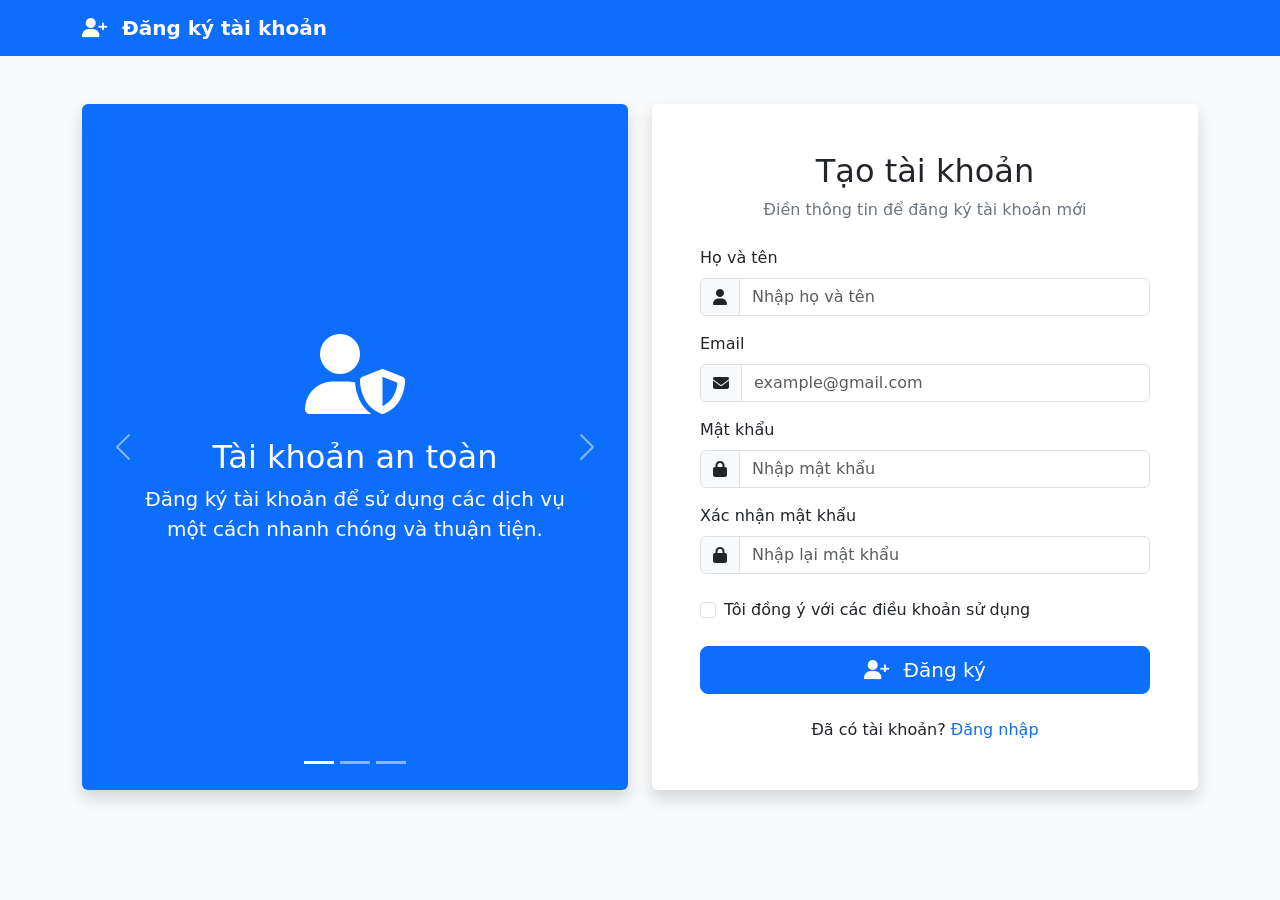
<file: Bai-dang-ky-nguoi-dung/index.html>
<!DOCTYPE html>
<html lang="vi">
<head>
    <meta charset="UTF-8">
    <meta name="viewport" content="width=device-width, initial-scale=1.0">

    <title>Đăng ký tài khoản</title>

    <!-- Bootstrap CSS -->
    <link
        href="https://cdn.jsdelivr.net/npm/bootstrap@5.3.3/dist/css/bootstrap.min.css"
        rel="stylesheet"
    >

    <!-- Font Awesome -->
    <link
        rel="stylesheet"
        href="https://cdnjs.cloudflare.com/ajax/libs/font-awesome/6.5.2/css/all.min.css"
    >
</head>

<body class="bg-light">

    <!-- Navbar -->
    <nav class="navbar navbar-dark bg-primary">
        <div class="container">
            <a class="navbar-brand fw-bold" href="#">
                <i class="fas fa-user-plus me-2"></i>
                Đăng ký tài khoản
            </a>
        </div>
    </nav>

    <div class="container my-5">
        <div class="row g-4 align-items-stretch">

            <!-- CAROUSEL -->
            <div class="col-lg-6">
                <div
                    id="benefitCarousel"
                    class="carousel slide h-100"
                    data-bs-ride="carousel"
                >
                    <div class="carousel-indicators">
                        <button
                            type="button"
                            data-bs-target="#benefitCarousel"
                            data-bs-slide-to="0"
                            class="active"
                        ></button>

                        <button
                            type="button"
                            data-bs-target="#benefitCarousel"
                            data-bs-slide-to="1"
                        ></button>

                        <button
                            type="button"
                            data-bs-target="#benefitCarousel"
                            data-bs-slide-to="2"
                        ></button>
                    </div>

                    <div class="carousel-inner rounded shadow h-100">

                        <!-- Slide 1 -->
                        <div class="carousel-item active h-100">
                            <div
                                class="bg-primary text-white d-flex flex-column
                                       justify-content-center align-items-center
                                       text-center p-5 h-100"
                                style="min-height: 500px;"
                            >
                                <i class="fas fa-user-shield fa-5x mb-4"></i>

                                <h2>Tài khoản an toàn</h2>

                                <p class="lead">
                                    Đăng ký tài khoản để sử dụng các dịch vụ
                                    một cách nhanh chóng và thuận tiện.
                                </p>
                            </div>
                        </div>

                        <!-- Slide 2 -->
                        <div class="carousel-item h-100">
                            <div
                                class="bg-success text-white d-flex flex-column
                                       justify-content-center align-items-center
                                       text-center p-5 h-100"
                                style="min-height: 500px;"
                            >
                                <i class="fas fa-bolt fa-5x mb-4"></i>

                                <h2>Nhanh chóng</h2>

                                <p class="lead">
                                    Trải nghiệm dịch vụ tiện lợi với giao diện
                                    đơn giản và dễ sử dụng.
                                </p>
                            </div>
                        </div>

                        <!-- Slide 3 -->
                        <div class="carousel-item h-100">
                            <div
                                class="bg-dark text-white d-flex flex-column
                                       justify-content-center align-items-center
                                       text-center p-5 h-100"
                                style="min-height: 500px;"
                            >
                                <i class="fas fa-headset fa-5x mb-4"></i>

                                <h2>Hỗ trợ tận tình</h2>

                                <p class="lead">
                                    Luôn sẵn sàng hỗ trợ người dùng trong
                                    quá trình sử dụng dịch vụ.
                                </p>
                            </div>
                        </div>

                    </div>

                    <!-- Previous -->
                    <button
                        class="carousel-control-prev"
                        type="button"
                        data-bs-target="#benefitCarousel"
                        data-bs-slide="prev"
                    >
                        <span class="carousel-control-prev-icon"></span>
                    </button>

                    <!-- Next -->
                    <button
                        class="carousel-control-next"
                        type="button"
                        data-bs-target="#benefitCarousel"
                        data-bs-slide="next"
                    >
                        <span class="carousel-control-next-icon"></span>
                    </button>
                </div>
            </div>

            <!-- FORM ĐĂNG KÝ -->
            <div class="col-lg-6">
                <div class="card shadow border-0 h-100">
                    <div class="card-body p-4 p-md-5">

                        <h2 class="text-center mb-2">
                            Tạo tài khoản
                        </h2>

                        <p class="text-secondary text-center mb-4">
                            Điền thông tin để đăng ký tài khoản mới
                        </p>

                        <form>

                            <!-- Họ tên -->
                            <div class="mb-3">
                                <label for="fullname" class="form-label">
                                    Họ và tên
                                </label>

                                <div class="input-group">
                                    <span class="input-group-text">
                                        <i class="fas fa-user"></i>
                                    </span>

                                    <input
                                        type="text"
                                        class="form-control"
                                        id="fullname"
                                        placeholder="Nhập họ và tên"
                                        required
                                    >
                                </div>
                            </div>

                            <!-- Email -->
                            <div class="mb-3">
                                <label for="email" class="form-label">
                                    Email
                                </label>

                                <div class="input-group">
                                    <span class="input-group-text">
                                        <i class="fas fa-envelope"></i>
                                    </span>

                                    <input
                                        type="email"
                                        class="form-control"
                                        id="email"
                                        placeholder="example@gmail.com"
                                        required
                                    >
                                </div>
                            </div>

                            <!-- Mật khẩu -->
                            <div class="mb-3">
                                <label for="password" class="form-label">
                                    Mật khẩu
                                </label>

                                <div class="input-group">
                                    <span class="input-group-text">
                                        <i class="fas fa-lock"></i>
                                    </span>

                                    <input
                                        type="password"
                                        class="form-control"
                                        id="password"
                                        placeholder="Nhập mật khẩu"
                                        required
                                    >
                                </div>
                            </div>

                            <!-- Xác nhận mật khẩu -->
                            <div class="mb-4">
                                <label for="confirmPassword" class="form-label">
                                    Xác nhận mật khẩu
                                </label>

                                <div class="input-group">
                                    <span class="input-group-text">
                                        <i class="fas fa-lock"></i>
                                    </span>

                                    <input
                                        type="password"
                                        class="form-control"
                                        id="confirmPassword"
                                        placeholder="Nhập lại mật khẩu"
                                        required
                                    >
                                </div>
                            </div>

                            <!-- Điều khoản -->
                            <div class="form-check mb-4">
                                <input
                                    class="form-check-input"
                                    type="checkbox"
                                    id="agree"
                                    required
                                >

                                <label
                                    class="form-check-label"
                                    for="agree"
                                >
                                    Tôi đồng ý với các điều khoản sử dụng
                                </label>
                            </div>

                            <!-- Button -->
                            <div class="d-grid">
                                <button
                                    type="submit"
                                    class="btn btn-primary btn-lg"
                                >
                                    <i class="fas fa-user-plus me-2"></i>
                                    Đăng ký
                                </button>
                            </div>

                        </form>

                        <p class="text-center mt-4 mb-0">
                            Đã có tài khoản?
                            <a href="#" class="text-decoration-none">
                                Đăng nhập
                            </a>
                        </p>

                    </div>
                </div>
            </div>

        </div>
    </div>

    <!-- Bootstrap JS -->
    <script
        src="https://cdn.jsdelivr.net/npm/bootstrap@5.3.3/dist/js/bootstrap.bundle.min.js">
    </script>

</body>
</html>
</file>
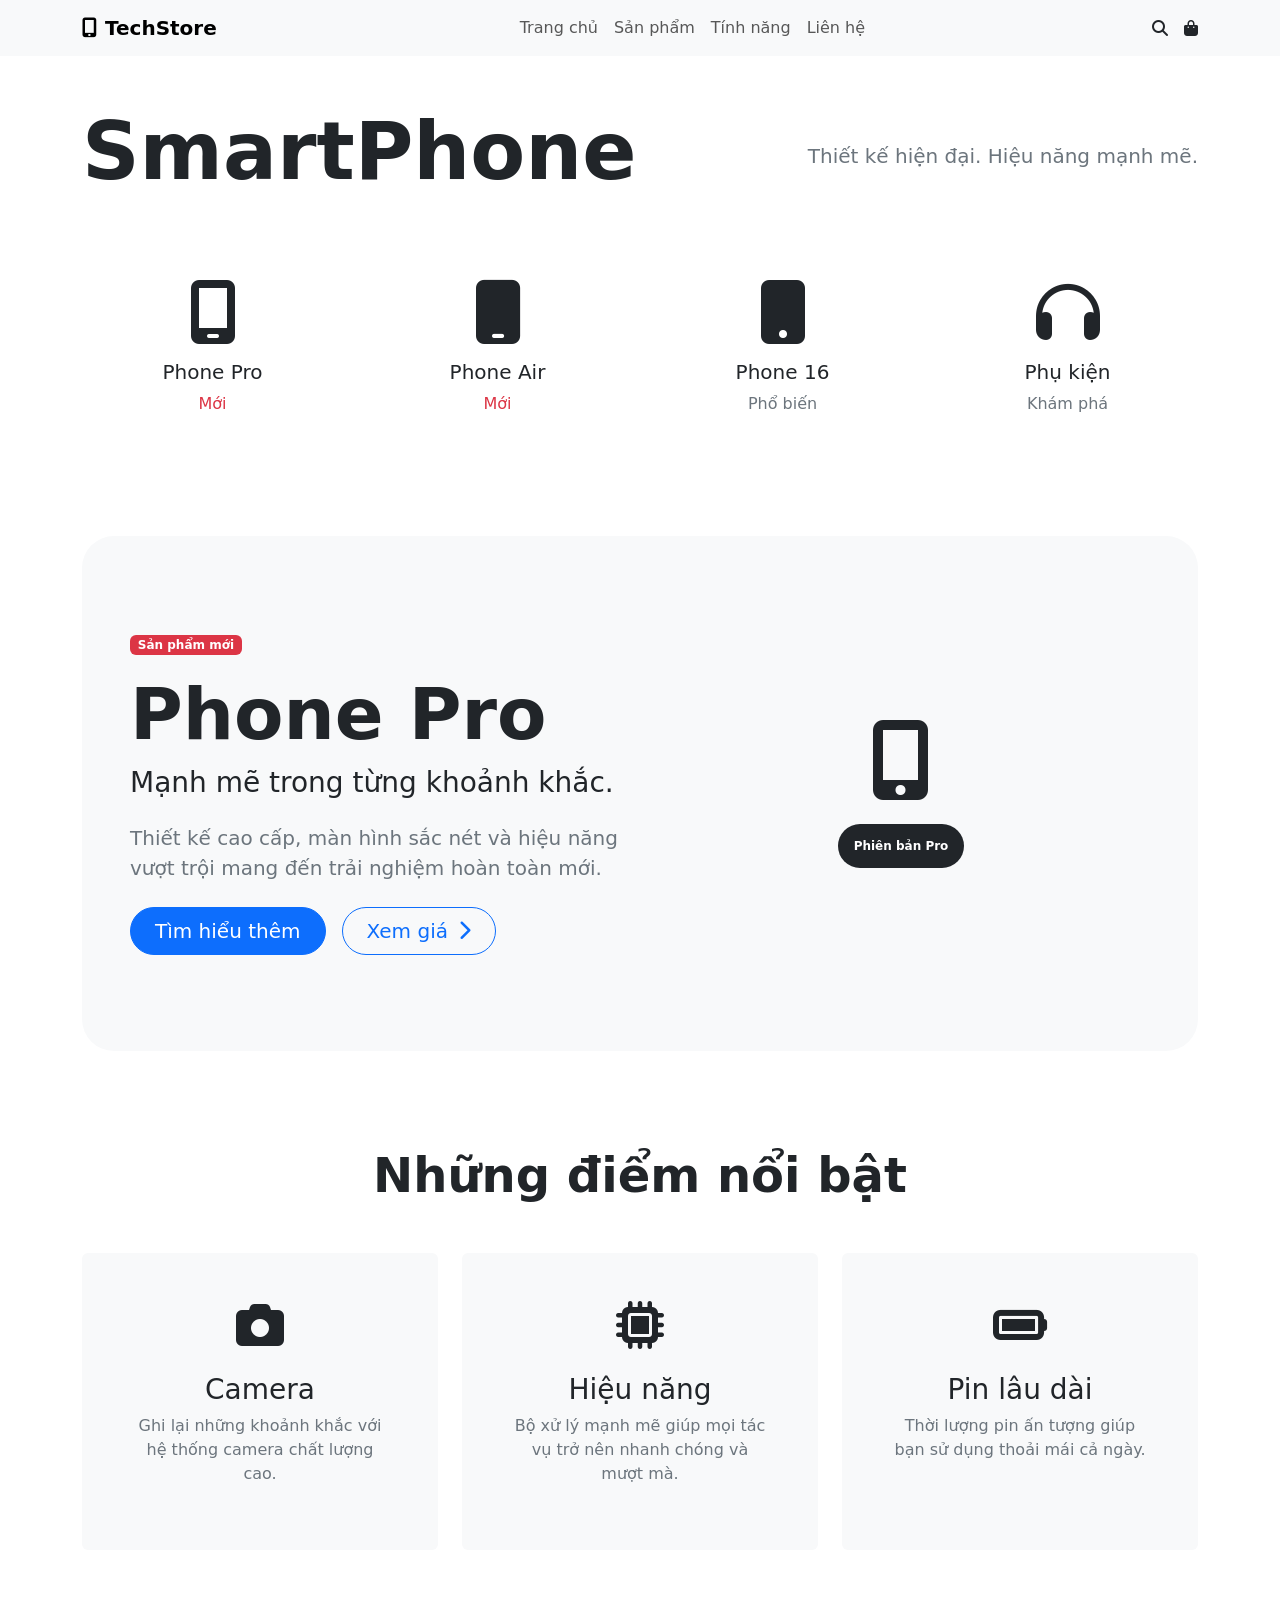
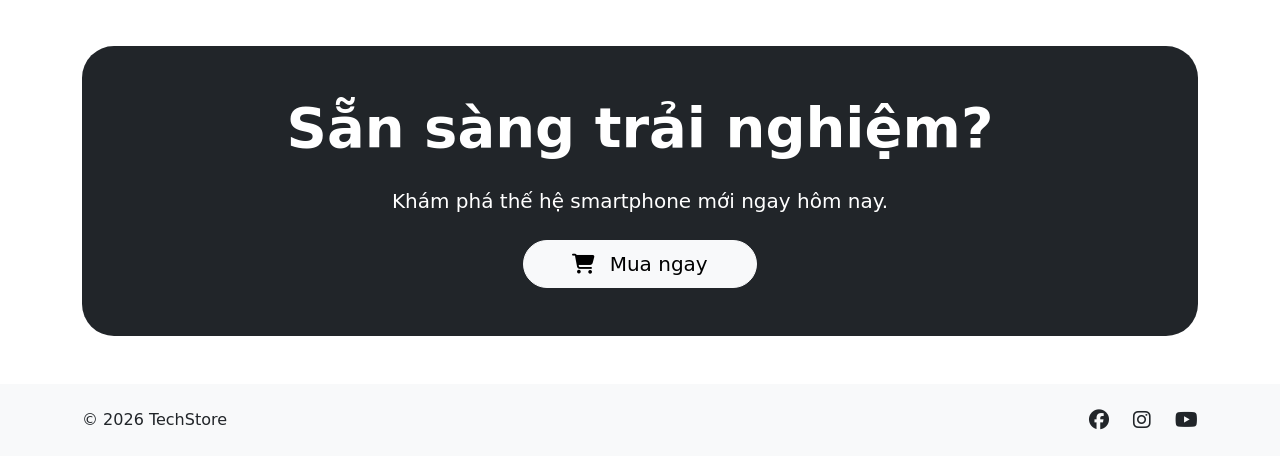
<file: Bai-gioi-thieu-san-pham/index.html>
<!DOCTYPE html>
<html lang="vi">
<head>
    <meta charset="UTF-8">
    <meta name="viewport" content="width=device-width, initial-scale=1.0">
    <title>Giới thiệu sản phẩm</title>

    <!-- Bootstrap -->
    <link href="https://cdn.jsdelivr.net/npm/bootstrap@5.3.3/dist/css/bootstrap.min.css"
          rel="stylesheet">

    <!-- Font Awesome -->
    <link rel="stylesheet"
          href="https://cdnjs.cloudflare.com/ajax/libs/font-awesome/6.5.2/css/all.min.css">
</head>

<body class="bg-white">

<!-- NAVBAR -->
<nav class="navbar navbar-expand-lg bg-light sticky-top">
    <div class="container">
        <a class="navbar-brand fw-bold" href="#">
            <i class="fa-solid fa-mobile-screen-button me-2"></i>TechStore
        </a>

        <button class="navbar-toggler" type="button"
                data-bs-toggle="collapse"
                data-bs-target="#navbarMenu">
            <span class="navbar-toggler-icon"></span>
        </button>

        <div class="collapse navbar-collapse" id="navbarMenu">
            <ul class="navbar-nav mx-auto">
                <li class="nav-item">
                    <a class="nav-link" href="#">Trang chủ</a>
                </li>

                <li class="nav-item">
                    <a class="nav-link" href="#products">Sản phẩm</a>
                </li>

                <li class="nav-item">
                    <a class="nav-link" href="#features">Tính năng</a>
                </li>

                <li class="nav-item">
                    <a class="nav-link" href="#contact">Liên hệ</a>
                </li>
            </ul>

            <div class="d-flex gap-3">
                <i class="fa-solid fa-magnifying-glass"></i>
                <i class="fa-solid fa-bag-shopping"></i>
            </div>
        </div>
    </div>
</nav>


<!-- TIÊU ĐỀ -->
<section class="container py-5">

    <div class="d-flex justify-content-between align-items-center flex-wrap">
        <h1 class="display-1 fw-bold">SmartPhone</h1>

        <p class="fs-5 text-secondary mb-0">
            Thiết kế hiện đại. Hiệu năng mạnh mẽ.
        </p>
    </div>

</section>


<!-- DANH MỤC SẢN PHẨM -->
<section id="products" class="container pb-5">

    <div class="row text-center g-4 justify-content-center">

        <div class="col-6 col-md-3">
            <div class="p-4">
                <i class="fa-solid fa-mobile-screen fa-4x mb-3"></i>
                <h5>Phone Pro</h5>
                <span class="text-danger">Mới</span>
            </div>
        </div>

        <div class="col-6 col-md-3">
            <div class="p-4">
                <i class="fa-solid fa-mobile fa-4x mb-3"></i>
                <h5>Phone Air</h5>
                <span class="text-danger">Mới</span>
            </div>
        </div>

        <div class="col-6 col-md-3">
            <div class="p-4">
                <i class="fa-solid fa-mobile-button fa-4x mb-3"></i>
                <h5>Phone 16</h5>
                <span class="text-secondary">Phổ biến</span>
            </div>
        </div>

        <div class="col-6 col-md-3">
            <div class="p-4">
                <i class="fa-solid fa-headphones fa-4x mb-3"></i>
                <h5>Phụ kiện</h5>
                <span class="text-secondary">Khám phá</span>
            </div>
        </div>

    </div>

</section>


<!-- HERO PRODUCT -->
<section class="container my-5">

    <div class="bg-light rounded-5 p-5">

        <div class="row align-items-center">

            <div class="col-lg-6 py-5">

                <span class="badge text-bg-danger mb-3">
                    Sản phẩm mới
                </span>

                <h2 class="display-2 fw-bold">
                    Phone Pro
                </h2>

                <h3 class="fw-normal mb-4">
                    Mạnh mẽ trong từng khoảnh khắc.
                </h3>

                <p class="lead text-secondary">
                    Thiết kế cao cấp, màn hình sắc nét và hiệu năng
                    vượt trội mang đến trải nghiệm hoàn toàn mới.
                </p>

                <div class="d-flex gap-3 mt-4 flex-wrap">

                    <button class="btn btn-primary btn-lg rounded-pill px-4">
                        Tìm hiểu thêm
                    </button>

                    <button class="btn btn-outline-primary btn-lg rounded-pill px-4">
                        Xem giá
                        <i class="fa-solid fa-chevron-right ms-1"></i>
                    </button>

                </div>

            </div>


            <div class="col-lg-6 text-center py-5">

                <i class="fa-solid fa-mobile-screen-button display-1"></i>

                <div class="mt-4">
                    <span class="badge rounded-pill text-bg-dark p-3">
                        Phiên bản Pro
                    </span>
                </div>

            </div>

        </div>

    </div>

</section>


<!-- TÍNH NĂNG -->
<section id="features" class="container py-5">

    <h2 class="display-5 fw-bold text-center mb-5">
        Những điểm nổi bật
    </h2>

    <div class="row g-4">

        <div class="col-md-4">
            <div class="card border-0 bg-light h-100">
                <div class="card-body text-center p-5">

                    <i class="fa-solid fa-camera fa-3x mb-4"></i>

                    <h3>Camera</h3>

                    <p class="text-secondary">
                        Ghi lại những khoảnh khắc với hệ thống
                        camera chất lượng cao.
                    </p>

                </div>
            </div>
        </div>


        <div class="col-md-4">
            <div class="card border-0 bg-light h-100">
                <div class="card-body text-center p-5">

                    <i class="fa-solid fa-microchip fa-3x mb-4"></i>

                    <h3>Hiệu năng</h3>

                    <p class="text-secondary">
                        Bộ xử lý mạnh mẽ giúp mọi tác vụ
                        trở nên nhanh chóng và mượt mà.
                    </p>

                </div>
            </div>
        </div>


        <div class="col-md-4">
            <div class="card border-0 bg-light h-100">
                <div class="card-body text-center p-5">

                    <i class="fa-solid fa-battery-full fa-3x mb-4"></i>

                    <h3>Pin lâu dài</h3>

                    <p class="text-secondary">
                        Thời lượng pin ấn tượng giúp bạn
                        sử dụng thoải mái cả ngày.
                    </p>

                </div>
            </div>
        </div>

    </div>

</section>


<!-- MUA SẢN PHẨM -->
<section class="container my-5">

    <div class="bg-dark text-white rounded-5 p-5 text-center">

        <h2 class="display-4 fw-bold">
            Sẵn sàng trải nghiệm?
        </h2>

        <p class="lead my-4">
            Khám phá thế hệ smartphone mới ngay hôm nay.
        </p>

        <button class="btn btn-light btn-lg rounded-pill px-5">
            <i class="fa-solid fa-cart-shopping me-2"></i>
            Mua ngay
        </button>

    </div>

</section>


<!-- FOOTER -->
<footer id="contact" class="bg-light mt-5">

    <div class="container py-4">

        <div class="d-flex justify-content-between align-items-center flex-wrap">

            <p class="mb-0">
                © 2026 TechStore
            </p>

            <div class="d-flex gap-4 fs-5">
                <i class="fa-brands fa-facebook"></i>
                <i class="fa-brands fa-instagram"></i>
                <i class="fa-brands fa-youtube"></i>
            </div>

        </div>

    </div>

</footer>


<!-- Bootstrap JS -->
<script src="https://cdn.jsdelivr.net/npm/bootstrap@5.3.3/dist/js/bootstrap.bundle.min.js">
</script>

</body>
</html>
</file>
